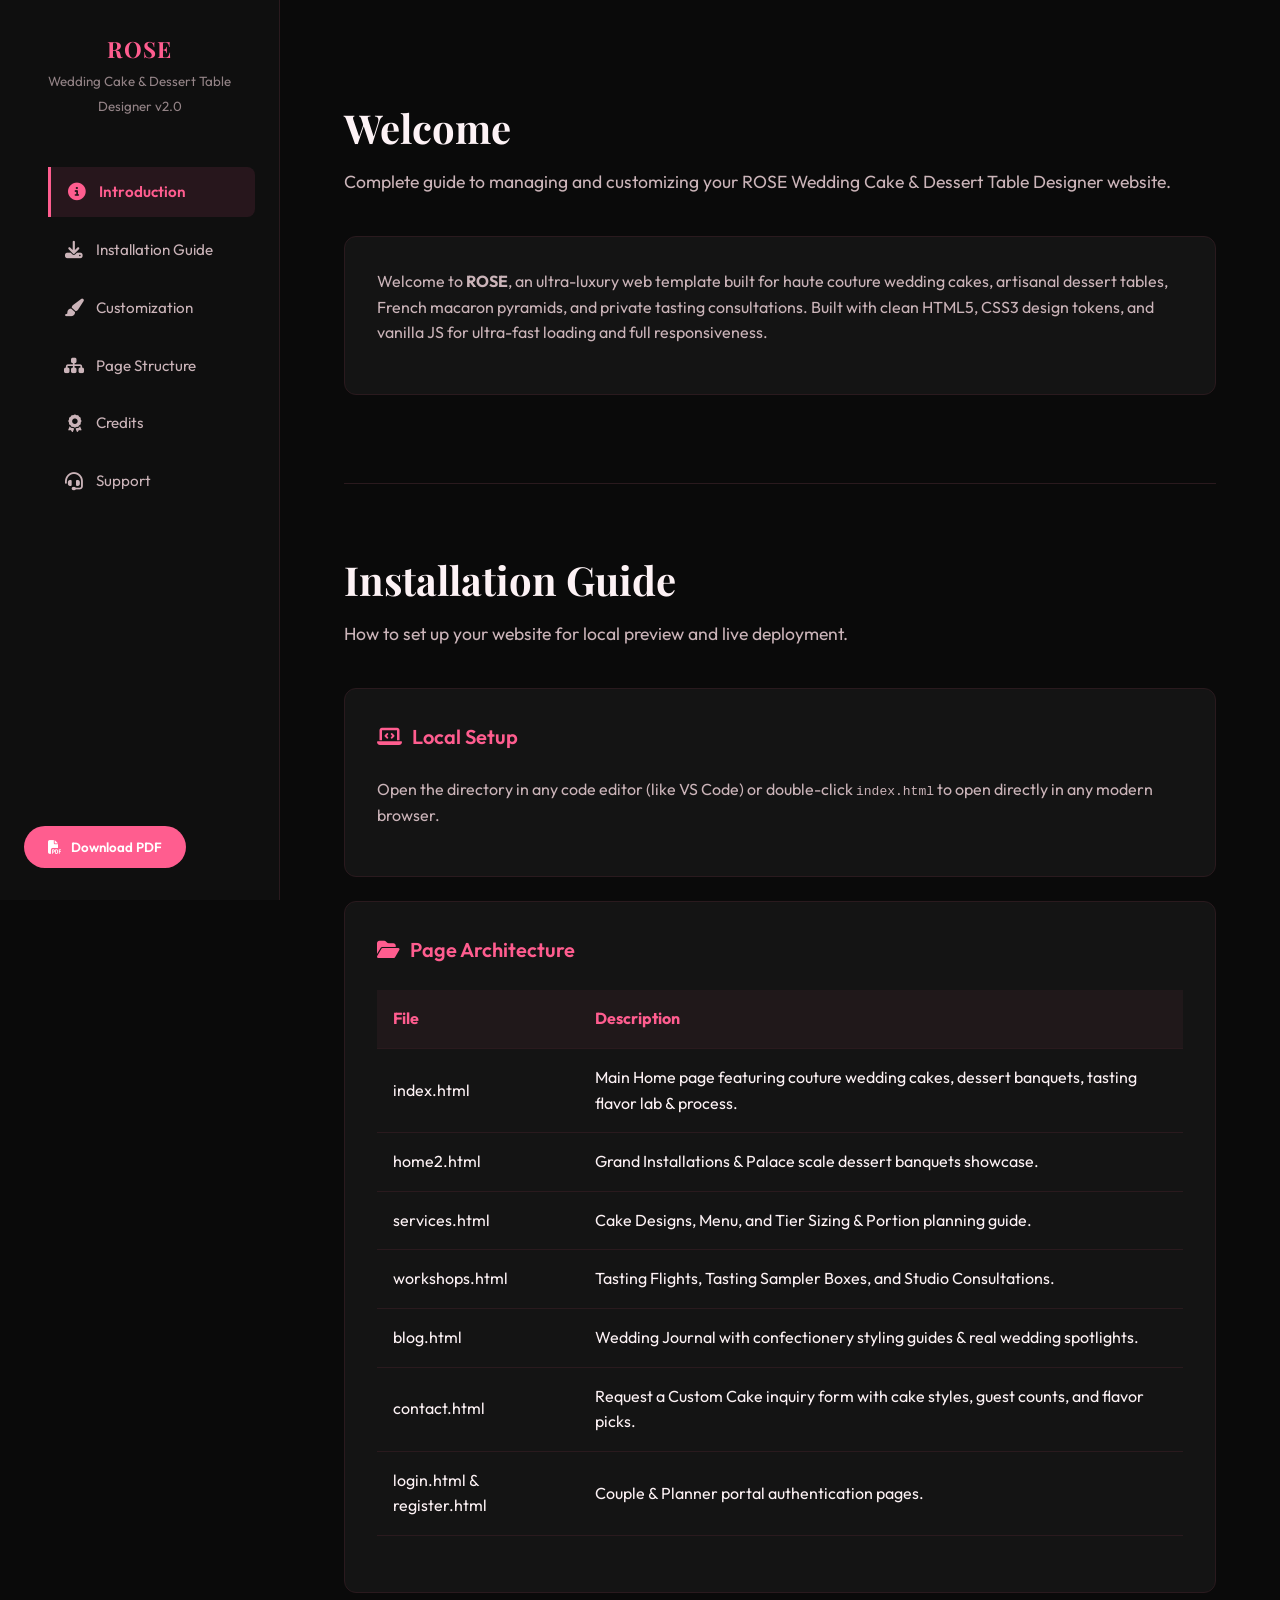
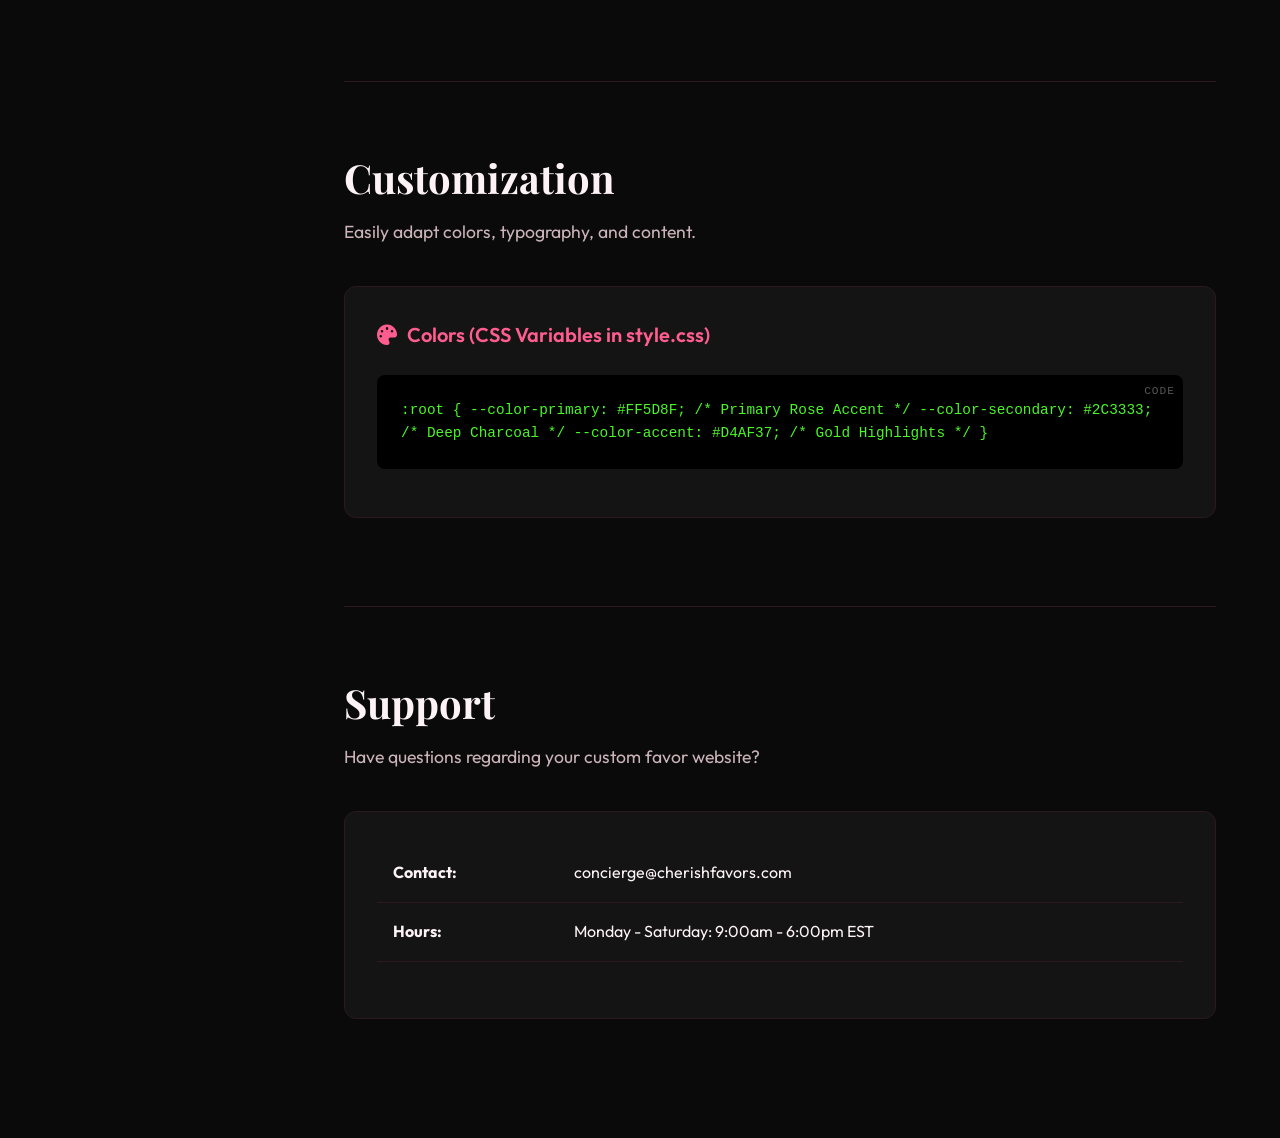
<file: documentation/index.html>
<!DOCTYPE html>
<html lang="en">
<head>
    <meta charset="UTF-8">
    <meta name="viewport" content="width=device-width, initial-scale=1.0">
    <title>Documentation | ROSE Wedding Cake & Dessert Table Designer</title>
    <!-- Fonts -->
    <link href="https://fonts.googleapis.com/css2?family=Outfit:wght@300;400;500;600;700&family=Playfair+Display:ital,wght@0,400;0,700;1,400&display=swap" rel="stylesheet">
    <!-- Icons -->
    <link rel="stylesheet" href="https://cdnjs.cloudflare.com/ajax/libs/font-awesome/6.4.0/css/all.min.css">
    
    <style>
        :root {
            --color-primary: #FF5D8F;
            --color-secondary: #2C3333;
            --color-accent: #D4AF37;
            --bg-dark: #0A0A0A;
            --bg-card: #141414;
            --bg-sidebar: #0F0F0F;
            --text-main: #FDF2F5;
            --text-muted: #CBB4B9;
            --border: #2A1A1E;
            --sidebar-width: 280px;
            --transition: all 0.3s cubic-bezier(0.4, 0, 0.2, 1);
            --radius: 12px;
            --shadow: 0 10px 30px rgba(0, 0, 0, 0.5);
        }

        * {
            margin: 0;
            padding: 0;
            box-sizing: border-box;
        }

        html {
            scroll-behavior: smooth;
        }

        body {
            font-family: 'Outfit', sans-serif;
            background-color: var(--bg-dark);
            color: var(--text-main);
            line-height: 1.6;
            display: flex;
        }

        .doc-sidebar {
            width: var(--sidebar-width);
            height: 100vh;
            background: var(--bg-sidebar);
            border-right: 1px solid var(--border);
            position: fixed;
            left: 0;
            top: 0;
            padding: 2rem 1.5rem;
            display: flex;
            flex-direction: column;
            z-index: 1000;
        }

        .doc-content {
            flex: 1;
            margin-left: var(--sidebar-width);
            padding: 2rem 4rem;
            max-width: 1200px;
        }
        
        .sidebar-header {
            margin-bottom: 3rem;
            text-align: center;
        }

        .sidebar-header .logo-text {
            font-family: 'Playfair Display', serif;
            font-size: 1.4rem;
            color: var(--color-primary);
            font-weight: 700;
            text-transform: uppercase;
            letter-spacing: 1px;
        }

        .doc-nav {
            list-style: none;
            overflow-y: auto;
            flex: 1;
        }

        .doc-nav li {
            margin-bottom: 0.5rem;
        }

        .doc-nav a {
            color: var(--text-muted);
            text-decoration: none;
            display: block;
            padding: 0.8rem 1rem;
            border-radius: 8px;
            transition: var(--transition);
            font-size: 0.95rem;
            display: flex;
            align-items: center;
            gap: 12px;
        }

        .doc-nav a i {
            width: 20px;
            text-align: center;
            font-size: 1.1rem;
        }

        .doc-nav a:hover, .doc-nav a.active {
            background: rgba(255, 93, 143, 0.1);
            color: var(--color-primary);
        }

        .doc-nav a.active {
            font-weight: 600;
            border-left: 3px solid var(--color-primary);
            border-radius: 0 8px 8px 0;
        }

        .progress-container {
            position: fixed;
            top: 0;
            left: var(--sidebar-width);
            width: calc(100% - var(--sidebar-width));
            height: 4px;
            background: transparent;
            z-index: 1100;
        }

        #progress-bar {
            height: 100%;
            background: linear-gradient(to right, var(--color-primary), var(--color-accent));
            width: 0%;
            transition: width 0.1s;
        }

        section {
            padding: 4rem 0;
            border-bottom: 1px solid var(--border);
        }

        section:last-child {
            border-bottom: none;
        }

        .section-header {
            margin-bottom: 2.5rem;
        }

        .section-header h2 {
            font-family: 'Playfair Display', serif;
            font-size: 2.5rem;
            margin-bottom: 0.5rem;
            color: var(--text-main);
        }

        .section-header p {
            color: var(--text-muted);
            font-size: 1.1rem;
        }

        .card {
            background: var(--bg-card);
            border-radius: var(--radius);
            padding: 2rem;
            border: 1px solid var(--border);
            margin-bottom: 1.5rem;
            transition: var(--transition);
        }

        .card:hover {
            transform: translateY(-5px);
            border-color: var(--color-primary);
        }

        .card-title {
            font-size: 1.25rem;
            font-weight: 600;
            margin-bottom: 1.5rem;
            color: var(--color-primary);
            display: flex;
            align-items: center;
            gap: 10px;
        }

        h3 { margin-bottom: 1rem; color: var(--text-main); }
        p { margin-bottom: 1rem; color: var(--text-muted); }
        ul, ol { margin-left: 1.5rem; margin-bottom: 1.5rem; color: var(--text-muted); }
        li { margin-bottom: 0.5rem; }

        .code-block {
            background: #000;
            padding: 1.5rem;
            border-radius: 8px;
            font-family: 'Courier New', Courier, monospace;
            font-size: 0.9rem;
            color: #4AF626;
            margin: 1rem 0;
            position: relative;
            overflow-x: auto;
        }

        .code-block::after {
            content: 'CODE';
            position: absolute;
            top: 0.5rem;
            right: 0.5rem;
            font-size: 0.7rem;
            color: #555;
            letter-spacing: 1px;
        }

        .doc-table {
            width: 100%;
            border-collapse: collapse;
            margin-bottom: 1.5rem;
        }

        .doc-table th, .doc-table td {
            padding: 1rem;
            text-align: left;
            border-bottom: 1px solid var(--border);
        }

        .doc-table th {
            color: var(--color-primary);
            background: rgba(255, 93, 143, 0.05);
        }

        .btn-pdf {
            background: var(--color-primary);
            color: white;
            border: none;
            padding: 0.8rem 1.5rem;
            border-radius: 50px;
            cursor: pointer;
            font-family: 'Outfit', sans-serif;
            font-weight: 600;
            display: flex;
            align-items: center;
            gap: 10px;
            margin-top: 2rem;
            transition: var(--transition);
            width: fit-content;
        }

        .btn-pdf:hover {
            transform: scale(1.05);
            box-shadow: 0 5px 15px rgba(255, 93, 143, 0.3);
        }

        @media (max-width: 1024px) {
            .doc-content {
                padding: 2rem 2.5rem;
            }
        }

        @media (max-width: 768px) {
            body {
                flex-direction: column;
            }
            .doc-sidebar {
                width: 100%;
                height: auto;
                position: relative;
                padding: 1rem;
            }
            .sidebar-header { margin-bottom: 1rem; }
            .doc-nav {
                display: flex;
                flex-wrap: wrap;
                gap: 0.5rem;
            }
            .doc-nav a { padding: 0.5rem 0.8rem; font-size: 0.85rem; }
            .doc-content {
                margin-left: 0;
                padding: 1.5rem;
            }
            .progress-container {
                left: 0;
                width: 100%;
            }
        }
    </style>
</head>
<body>

    <!-- Scroll Progress Bar -->
    <div class="progress-container">
        <div id="progress-bar"></div>
    </div>

    <!-- Sticky Sidebar Navigation -->
    <aside class="doc-sidebar">
        <div class="sidebar-header">
            <div class="logo-text">ROSE</div>
            <small style="color: var(--text-muted); opacity: 0.7;">Wedding Cake & Dessert Table Designer v2.0</small>
        </div>
        
        <ul class="doc-nav">
            <li><a href="#introduction" class="active"><i class="fas fa-info-circle"></i> Introduction</a></li>
            <li><a href="#installation"><i class="fas fa-download"></i> Installation Guide</a></li>
            <li><a href="#customization"><i class="fas fa-paint-brush"></i> Customization</a></li>
            <li><a href="#page-structure"><i class="fas fa-sitemap"></i> Page Structure</a></li>
            <li><a href="#credits"><i class="fas fa-award"></i> Credits</a></li>
            <li><a href="#support"><i class="fas fa-headset"></i> Support</a></li>
        </ul>

        <button class="btn-pdf" onclick="window.print()">
            <i class="fas fa-file-pdf"></i> Download PDF
        </button>
    </aside>

    <!-- Main Content -->
    <main class="doc-content">
        
        <!-- INTRODUCTION SECTION -->
        <section id="introduction">
            <div class="section-header">
                <h2>Welcome</h2>
                <p>Complete guide to managing and customizing your ROSE Wedding Cake & Dessert Table Designer website.</p>
            </div>
            <div class="card">
                <p>Welcome to <strong>ROSE</strong>, an ultra-luxury web template built for haute couture wedding cakes, artisanal dessert tables, French macaron pyramids, and private tasting consultations. Built with clean HTML5, CSS3 design tokens, and vanilla JS for ultra-fast loading and full responsiveness.</p>
            </div>
        </section>

        <!-- INSTALLATION GUIDE -->
        <section id="installation">
            <div class="section-header">
                <h2>Installation Guide</h2>
                <p>How to set up your website for local preview and live deployment.</p>
            </div>

            <div class="card">
                <h3 class="card-title"><i class="fas fa-laptop-code"></i> Local Setup</h3>
                <p>Open the directory in any code editor (like VS Code) or double-click <code>index.html</code> to open directly in any modern browser.</p>
            </div>

            <div class="card">
                <h3 class="card-title"><i class="fas fa-folder-open"></i> Page Architecture</h3>
                <table class="doc-table">
                    <thead>
                        <tr>
                            <th>File</th>
                            <th>Description</th>
                        </tr>
                    </thead>
                    <tbody>
                        <tr><td>index.html</td><td>Main Home page featuring couture wedding cakes, dessert banquets, tasting flavor lab & process.</td></tr>
                        <tr><td>home2.html</td><td>Grand Installations & Palace scale dessert banquets showcase.</td></tr>
                        <tr><td>services.html</td><td>Cake Designs, Menu, and Tier Sizing & Portion planning guide.</td></tr>
                        <tr><td>workshops.html</td><td>Tasting Flights, Tasting Sampler Boxes, and Studio Consultations.</td></tr>
                        <tr><td>blog.html</td><td>Wedding Journal with confectionery styling guides & real wedding spotlights.</td></tr>
                        <tr><td>contact.html</td><td>Request a Custom Cake inquiry form with cake styles, guest counts, and flavor picks.</td></tr>
                        <tr><td>login.html & register.html</td><td>Couple & Planner portal authentication pages.</td></tr>
                    </tbody>
                </table>
            </div>
        </section>

        <!-- CUSTOMIZATION GUIDE -->
        <section id="customization">
            <div class="section-header">
                <h2>Customization</h2>
                <p>Easily adapt colors, typography, and content.</p>
            </div>

            <div class="card">
                <h3 class="card-title"><i class="fas fa-palette"></i> Colors (CSS Variables in style.css)</h3>
                <div class="code-block">
:root {
  --color-primary: #FF5D8F; /* Primary Rose Accent */
  --color-secondary: #2C3333; /* Deep Charcoal */
  --color-accent: #D4AF37;   /* Gold Highlights */
}
                </div>
            </div>
        </section>

        <!-- SUPPORT SECTION -->
        <section id="support">
            <div class="section-header">
                <h2>Support</h2>
                <p>Have questions regarding your custom favor website?</p>
            </div>
            <div class="card">
                <table class="doc-table">
                    <tr>
                        <td><strong>Contact:</strong></td>
                        <td>concierge@cherishfavors.com</td>
                    </tr>
                    <tr>
                        <td><strong>Hours:</strong></td>
                        <td>Monday - Saturday: 9:00am - 6:00pm EST</td>
                    </tr>
                </table>
            </div>
        </section>

    </main>

    <script>
        window.onscroll = function() {
            const winScroll = document.body.scrollTop || document.documentElement.scrollTop;
            const height = document.documentElement.scrollHeight - document.documentElement.clientHeight;
            const scrolled = (winScroll / height) * 100;
            document.getElementById("progress-bar").style.width = scrolled + "%";
        };
    </script>
</body>
</html>
</file>
